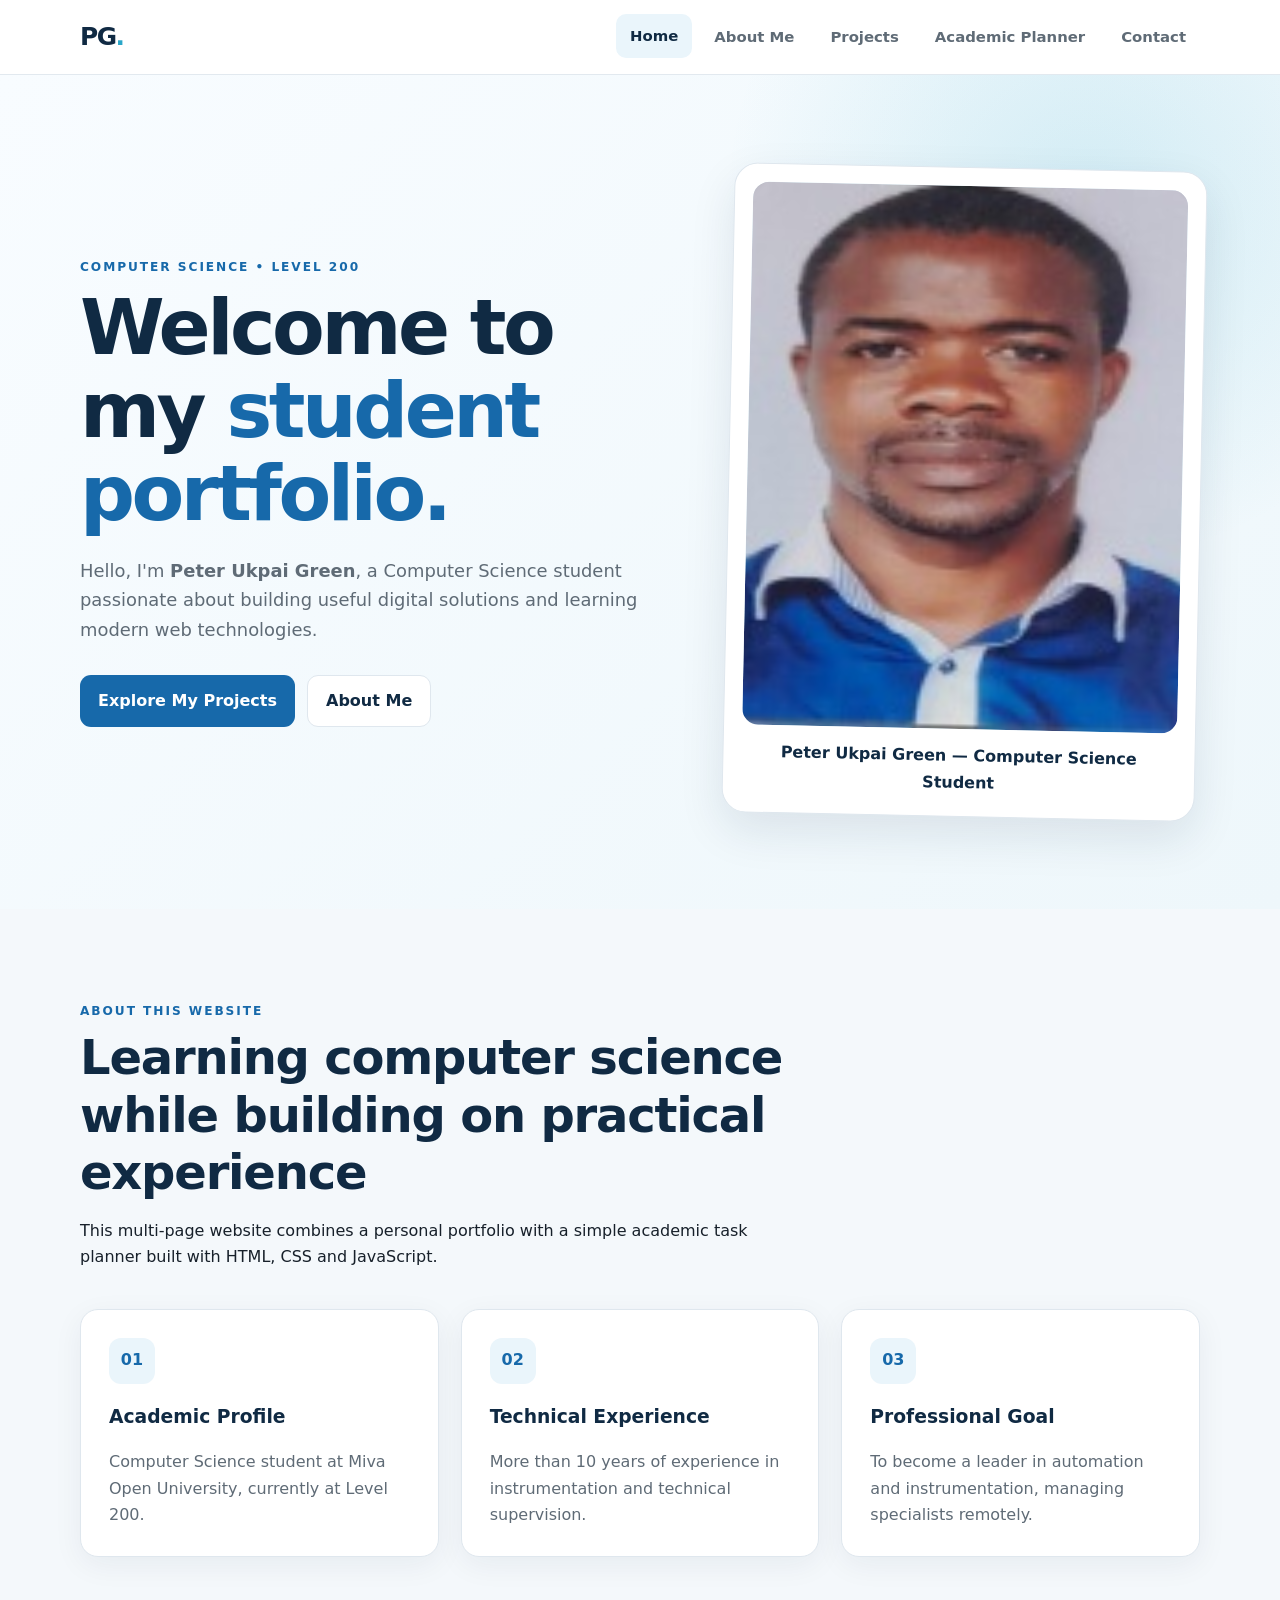
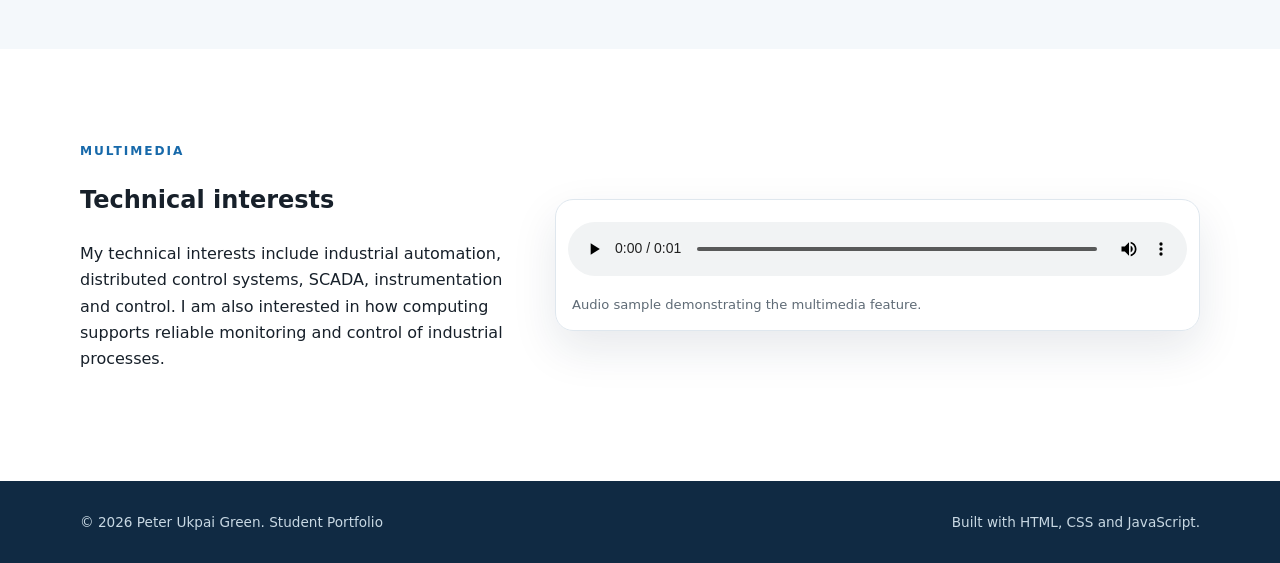
<file: index.html>
<!DOCTYPE html>
<html lang="en">
<head>
    <meta charset="UTF-8">
    <meta name="viewport" content="width=device-width, initial-scale=1.0">
    <meta name="description" content="Peter Ukpai Green's COS 106 student portfolio and academic management website.">
    <title>Peter Ukpai Green | Student Portfolio</title>
    <link rel="stylesheet" href="css/style.css">
</head>
<body>
    <header class="site-header">
        <nav class="navbar container" aria-label="Main navigation">
            <a class="brand" href="index.html">PG<span>.</span></a>
            <button class="menu-toggle" type="button" aria-label="Toggle navigation" aria-expanded="false">
                <span></span><span></span><span></span>
            </button>
            <ul class="nav-links">
                <li><a class="active" href="index.html">Home</a></li>
                <li><a href="about.html">About Me</a></li>
                <li><a href="projects.html">Projects</a></li>
                <li><a href="planner.html">Academic Planner</a></li>
                <li><a href="contact.html">Contact</a></li>
            </ul>
        </nav>
    </header>

    <main>
        <section class="hero section">
            <div class="container hero-grid">
                <div class="hero-copy">
                    <p class="eyebrow">COMPUTER SCIENCE • LEVEL 200</p>
                    <h1>Welcome to my <span>student portfolio.</span></h1>
                    <p class="lead">
                        Hello, I'm <strong>Peter Ukpai Green</strong>, a Computer Science student
                        passionate about building useful digital solutions and learning modern web technologies.
                    </p>
                    <div class="button-row">
                        <a class="btn btn-primary" href="projects.html">Explore My Projects</a>
                        <a class="btn btn-secondary" href="about.html">About Me</a>
                    </div>
                </div>

                <figure class="profile-card">
                    <div class="profile-frame">
                        <img src="images/peter-green.jpg" alt="Photograph of Peter Ukpai Green">
                    </div>
                    <figcaption>Peter Ukpai Green — Computer Science Student</figcaption>
                </figure>
            </div>
        </section>

        <section class="section section-soft">
            <div class="container">
                <div class="section-heading">
                    <p class="eyebrow">ABOUT THIS WEBSITE</p>
                    <h2>Learning computer science while building on practical experience</h2>
                    <p>
                        This multi-page website combines a personal portfolio with a simple
                        academic task planner built with HTML, CSS and JavaScript.
                    </p>
                </div>

                <div class="feature-grid">
                    <article class="feature-card">
                        <div class="icon">01</div>
                        <h3>Academic Profile</h3>
                        <p>Computer Science student at Miva Open University, currently at Level 200.</p>
                    </article>
                    <article class="feature-card">
                        <div class="icon">02</div>
                        <h3>Technical Experience</h3>
                        <p>More than 10 years of experience in instrumentation and technical supervision.</p>
                    </article>
                    <article class="feature-card">
                        <div class="icon">03</div>
                        <h3>Professional Goal</h3>
                        <p>To become a leader in automation and instrumentation, managing specialists remotely.</p>
                    </article>
                </div>
            </div>
        </section>

        <section class="section">
            <div class="container media-section">
                <div>
                    <p class="eyebrow">MULTIMEDIA</p>
                    <h2>Technical interests</h2>
                    <p>
                        My technical interests include industrial automation, distributed control systems,
                        SCADA, instrumentation and control. I am also interested in how computing supports
                        reliable monitoring and control of industrial processes.
                    </p>
                </div>
                <div class="media-card">
                    <audio controls preload="metadata" aria-label="Audio sample">
                        <source src="media/portfolio-tone.wav" type="audio/wav">
                        Your browser does not support the audio element.
                    </audio>
                    <p class="media-note">Audio sample demonstrating the multimedia feature.</p>
                </div>
            </div>
        </section>
    </main>

    <footer class="site-footer">
        <div class="container footer-inner">
            <p>&copy; 2026 Peter Ukpai Green. Student Portfolio</p>
            <p>Built with HTML, CSS and JavaScript.</p>
        </div>
    </footer>

    <script src="js/script.js"></script>
</body>
</html>
</file>
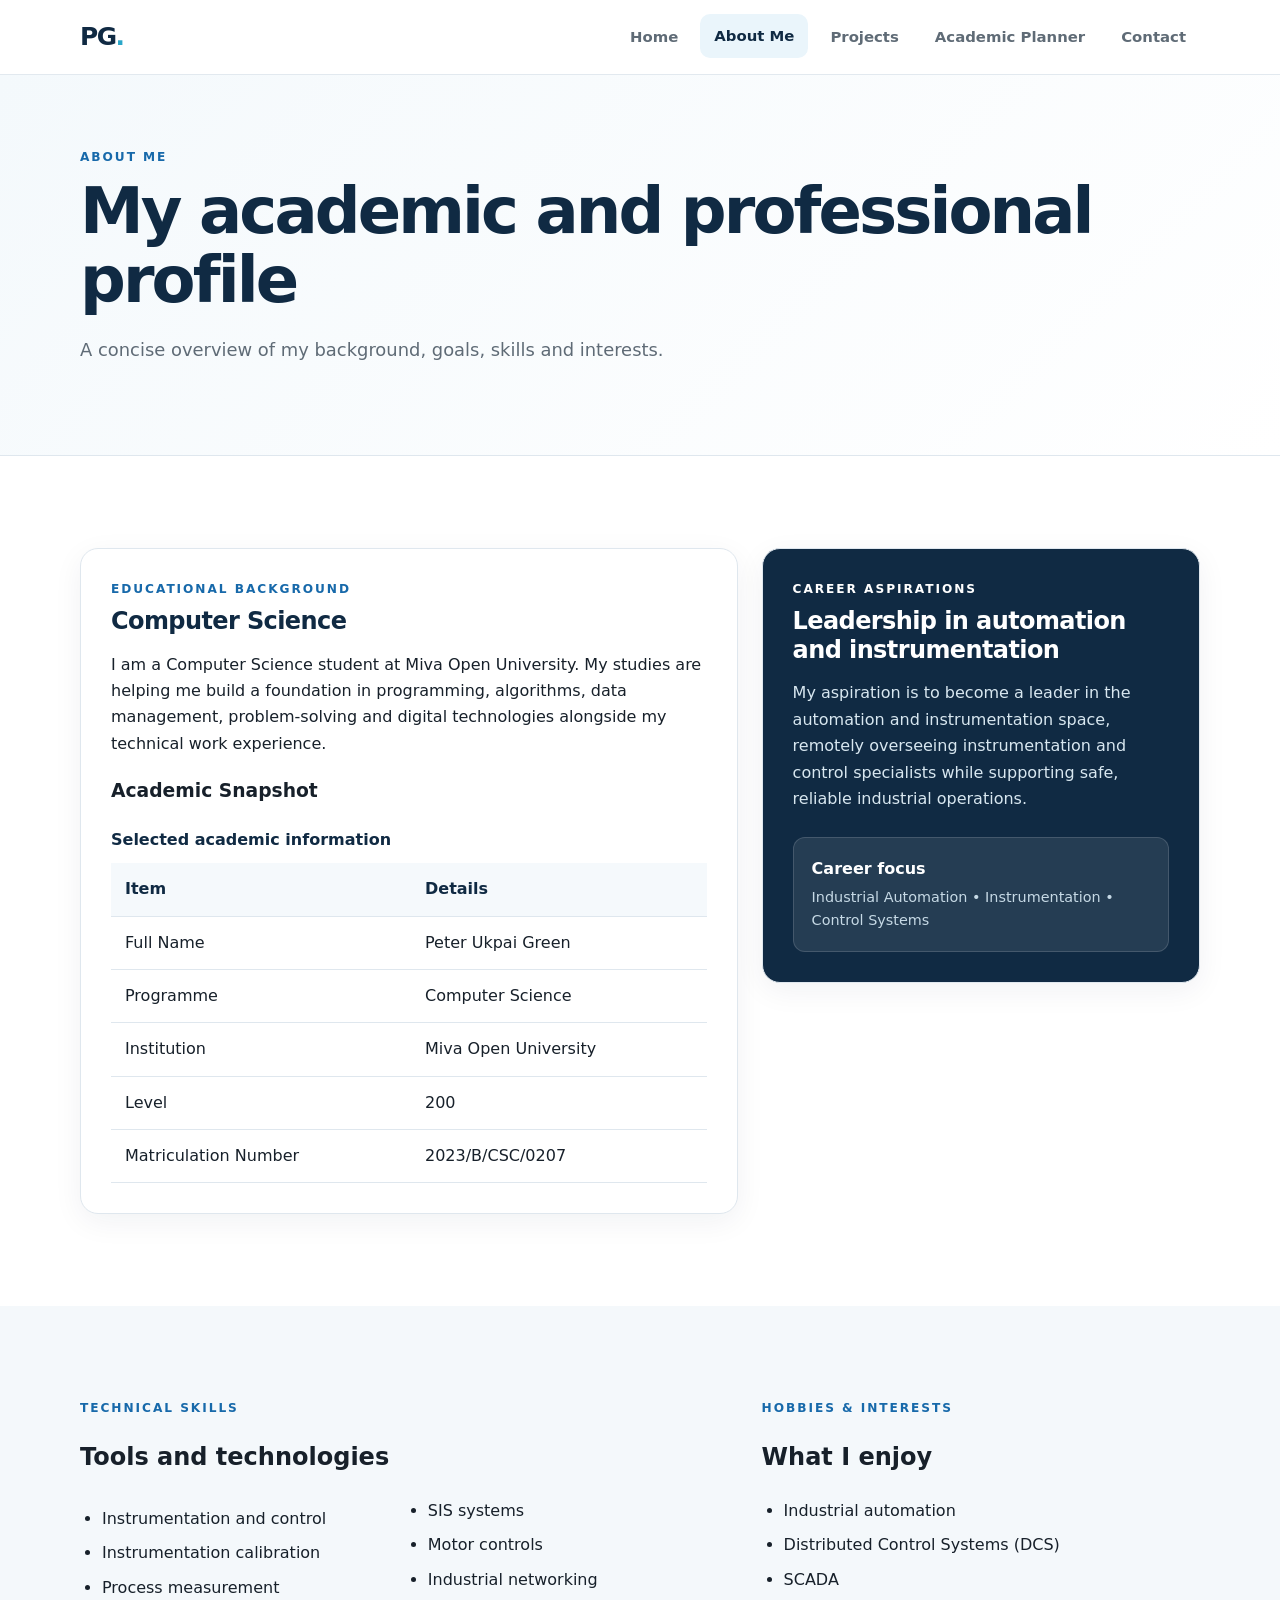
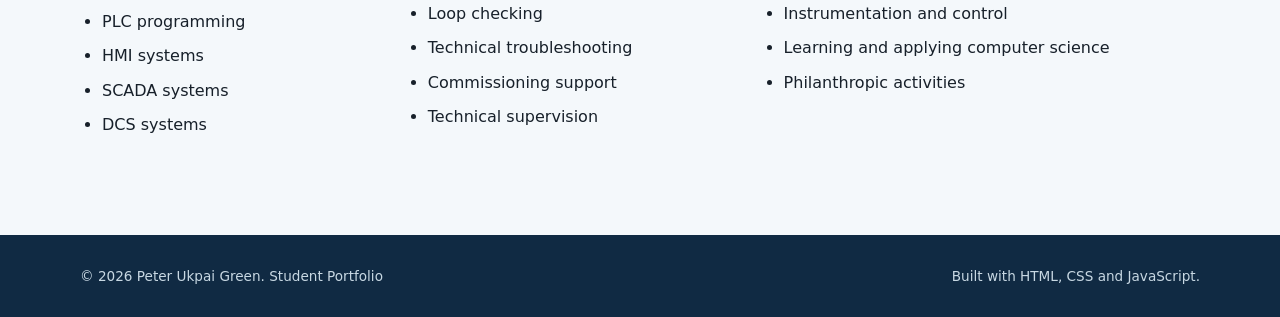
<file: about.html>
<!DOCTYPE html>
<html lang="en">
<head>
    <meta charset="UTF-8">
    <meta name="viewport" content="width=device-width, initial-scale=1.0">
    <meta name="description" content="About Peter Ukpai Green - education, aspirations, technical skills and interests.">
    <title>About Me | Peter Ukpai Green</title>
    <link rel="stylesheet" href="css/style.css">
</head>
<body>
    <header class="site-header">
        <nav class="navbar container" aria-label="Main navigation">
            <a class="brand" href="index.html">PG<span>.</span></a>
            <button class="menu-toggle" type="button" aria-label="Toggle navigation" aria-expanded="false">
                <span></span><span></span><span></span>
            </button>
            <ul class="nav-links">
                <li><a href="index.html">Home</a></li>
                <li><a class="active" href="about.html">About Me</a></li>
                <li><a href="projects.html">Projects</a></li>
                <li><a href="planner.html">Academic Planner</a></li>
                <li><a href="contact.html">Contact</a></li>
            </ul>
        </nav>
    </header>

    <main>
        <section class="page-hero section">
            <div class="container">
                <p class="eyebrow">ABOUT ME</p>
                <h1>My academic and professional profile</h1>
                <p class="lead narrow">A concise overview of my background, goals, skills and interests.</p>
            </div>
        </section>

        <section class="section">
            <div class="container about-grid">
                <article class="content-card">
                    <p class="eyebrow">EDUCATIONAL BACKGROUND</p>
                    <h2>Computer Science</h2>
                    <p>
                        I am a Computer Science student at Miva Open University.
                        My studies are helping me build a foundation in programming, algorithms, data management,
                        problem-solving and digital technologies alongside my technical work experience.
                    </p>

                    <h3>Academic Snapshot</h3>
                    <div class="table-wrap">
                        <table>
                            <caption>Selected academic information</caption>
                            <thead>
                                <tr>
                                    <th>Item</th>
                                    <th>Details</th>
                                </tr>
                            </thead>
                            <tbody>
<tr><td>Full Name</td><td>Peter Ukpai Green</td></tr>
<tr><td>Programme</td><td>Computer Science</td></tr>
<tr><td>Institution</td><td>Miva Open University</td></tr>
<tr><td>Level</td><td>200</td></tr>
<tr><td>Matriculation Number</td><td>2023/B/CSC/0207</td></tr>
</tbody>
                        </table>
                    </div>
                </article>

                <aside class="content-card highlight-card">
                    <p class="eyebrow">CAREER ASPIRATIONS</p>
                    <h2>Leadership in automation and instrumentation</h2>
                    <p>
                        My aspiration is to become a leader in the automation and instrumentation space,
                        remotely overseeing instrumentation and control specialists while supporting safe,
                        reliable industrial operations.
                    </p>
                    <div class="quote-box">
                        <strong>Career focus</strong>
                        <span>Industrial Automation • Instrumentation • Control Systems</span>
                    </div>
                </aside>
            </div>
        </section>

        <section class="section section-soft">
            <div class="container two-column">
                <article>
                    <p class="eyebrow">TECHNICAL SKILLS</p>
                    <h2>Tools and technologies</h2>
                    <ul class="skill-list">
<li>Instrumentation and control</li><li>Instrumentation calibration</li><li>Process measurement</li><li>PLC programming</li>
<li>HMI systems</li><li>SCADA systems</li><li>DCS systems</li><li>SIS systems</li>
<li>Motor controls</li><li>Industrial networking</li><li>Loop checking</li><li>Technical troubleshooting</li>
<li>Commissioning support</li><li>Technical supervision</li>
</ul>
                </article>

                <article>
                    <p class="eyebrow">HOBBIES &amp; INTERESTS</p>
                    <h2>What I enjoy</h2>
                    <ul class="interest-list">
<li>Industrial automation</li><li>Distributed Control Systems (DCS)</li><li>SCADA</li>
<li>Instrumentation and control</li><li>Learning and applying computer science</li><li>Philanthropic activities</li>
</ul>
                </article>
            </div>
        </section>
    </main>

    <footer class="site-footer">
        <div class="container footer-inner">
            <p>&copy; 2026 Peter Ukpai Green. Student Portfolio</p>
            <p>Built with HTML, CSS and JavaScript.</p>
        </div>
    </footer>

    <script src="js/script.js"></script>
</body>
</html>
</file>
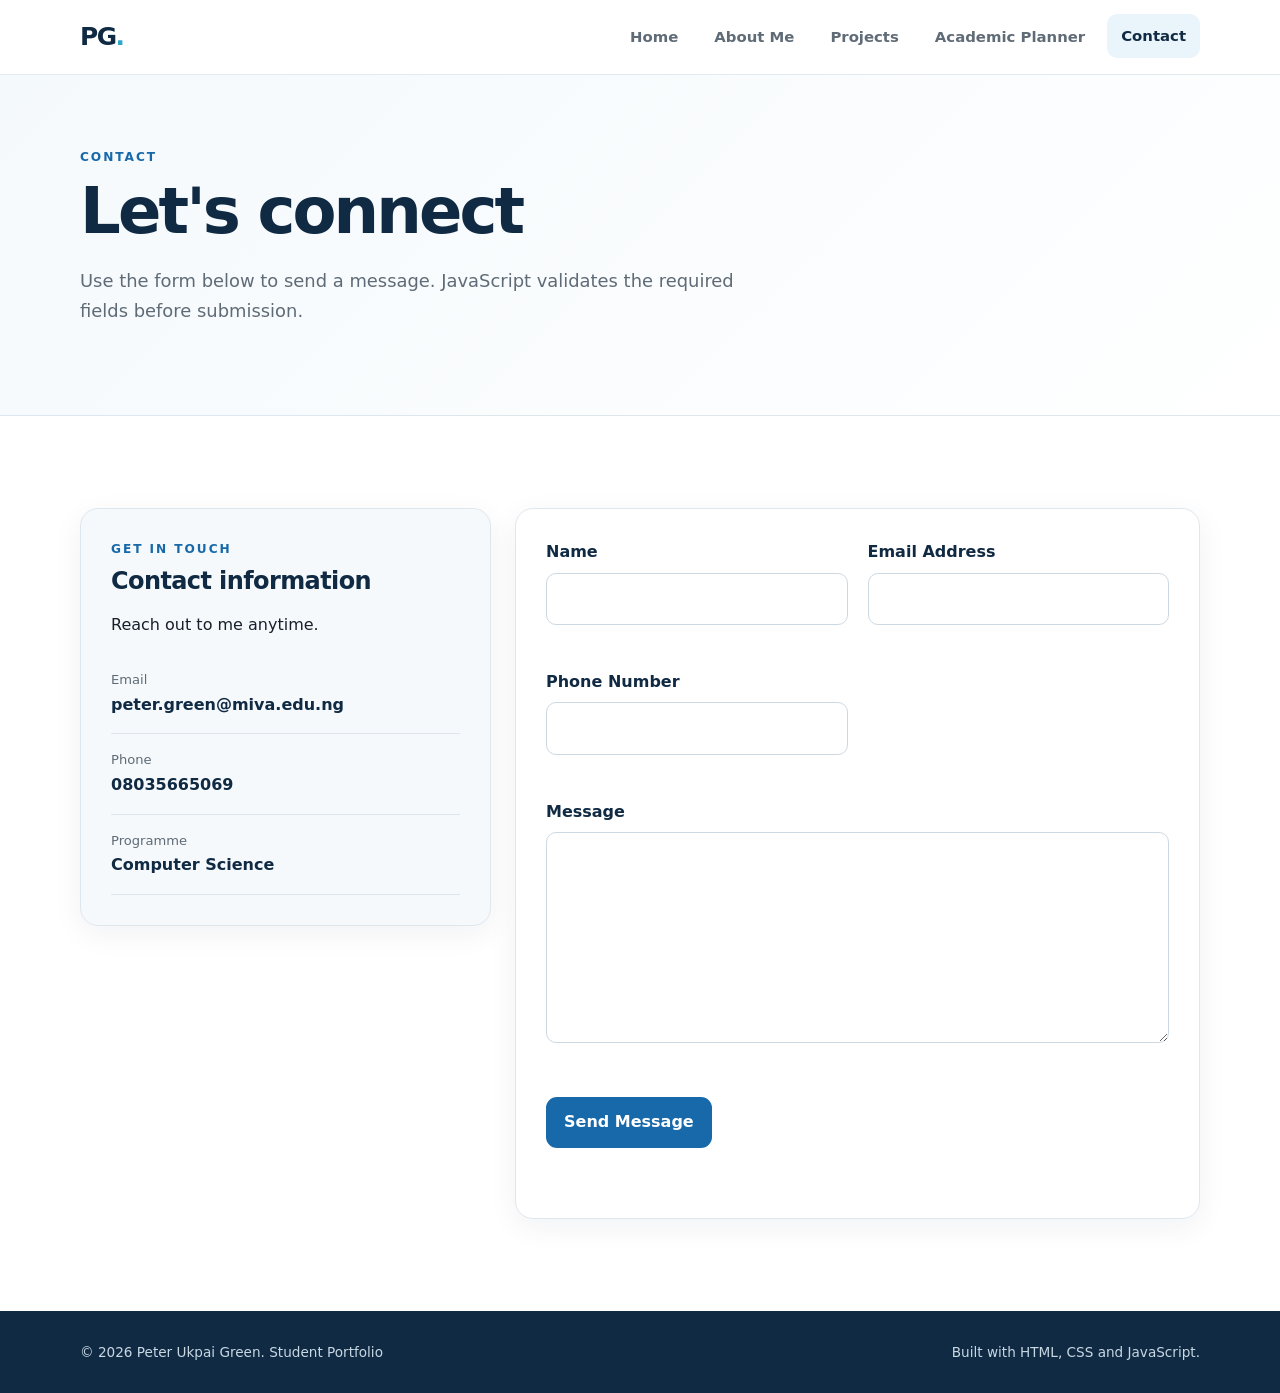
<file: contact.html>
<!DOCTYPE html>
<html lang="en">
<head>
    <meta charset="UTF-8">
    <meta name="viewport" content="width=device-width, initial-scale=1.0">
    <meta name="description" content="Contact form for Peter Ukpai Green.">
    <title>Contact | Peter Ukpai Green</title>
    <link rel="stylesheet" href="css/style.css">
</head>
<body>
    <header class="site-header">
        <nav class="navbar container" aria-label="Main navigation">
            <a class="brand" href="index.html">PG<span>.</span></a>
            <button class="menu-toggle" type="button" aria-label="Toggle navigation" aria-expanded="false">
                <span></span><span></span><span></span>
            </button>
            <ul class="nav-links">
                <li><a href="index.html">Home</a></li>
                <li><a href="about.html">About Me</a></li>
                <li><a href="projects.html">Projects</a></li>
                <li><a href="planner.html">Academic Planner</a></li>
                <li><a class="active" href="contact.html">Contact</a></li>
            </ul>
        </nav>
    </header>

    <main>
        <section class="page-hero section">
            <div class="container">
                <p class="eyebrow">CONTACT</p>
                <h1>Let's connect</h1>
                <p class="lead narrow">Use the form below to send a message. JavaScript validates the required fields before submission.</p>
            </div>
        </section>

        <section class="section">
            <div class="container contact-grid">
                <aside class="content-card contact-info">
                    <p class="eyebrow">GET IN TOUCH</p>
                    <h2>Contact information</h2>
                    <p>Reach out to me anytime.</p>

                    <div class="contact-item">
                        <span>Email</span>
                        <strong>peter.green@miva.edu.ng</strong>
                    </div>
                    <div class="contact-item">
                        <span>Phone</span>
                        <strong>08035665069</strong>
                    </div>
                    <div class="contact-item">
                        <span>Programme</span>
                        <strong>Computer Science</strong>
                    </div>
                </aside>

                <article class="form-card">
                    <form id="contactForm" novalidate>
                        <div class="form-grid">
                            <div class="field">
                                <label for="name">Name</label>
                                <input id="name" name="name" type="text" autocomplete="name" required>
                                <small class="error" id="nameError"></small>
                            </div>

                            <div class="field">
                                <label for="email">Email Address</label>
                                <input id="email" name="email" type="email" autocomplete="email" required>
                                <small class="error" id="emailError"></small>
                            </div>

                            <div class="field">
                                <label for="phone">Phone Number</label>
                                <input id="phone" name="phone" type="tel" inputmode="numeric" autocomplete="tel" required>
                                <small class="error" id="phoneError"></small>
                            </div>

                            <div class="field field-full">
                                <label for="message">Message</label>
                                <textarea id="message" name="message" rows="7" required></textarea>
                                <small class="error" id="messageError"></small>
                            </div>
                        </div>

                        <button class="btn btn-primary" type="submit">Send Message</button>
                        <p id="contactSuccess" class="success-message" aria-live="polite"></p>
                    </form>
                </article>
            </div>
        </section>
    </main>

    <footer class="site-footer">
        <div class="container footer-inner">
            <p>&copy; 2026 Peter Ukpai Green. Student Portfolio</p>
            <p>Built with HTML, CSS and JavaScript.</p>
        </div>
    </footer>

    <script src="js/script.js"></script>
</body>
</html>
</file>
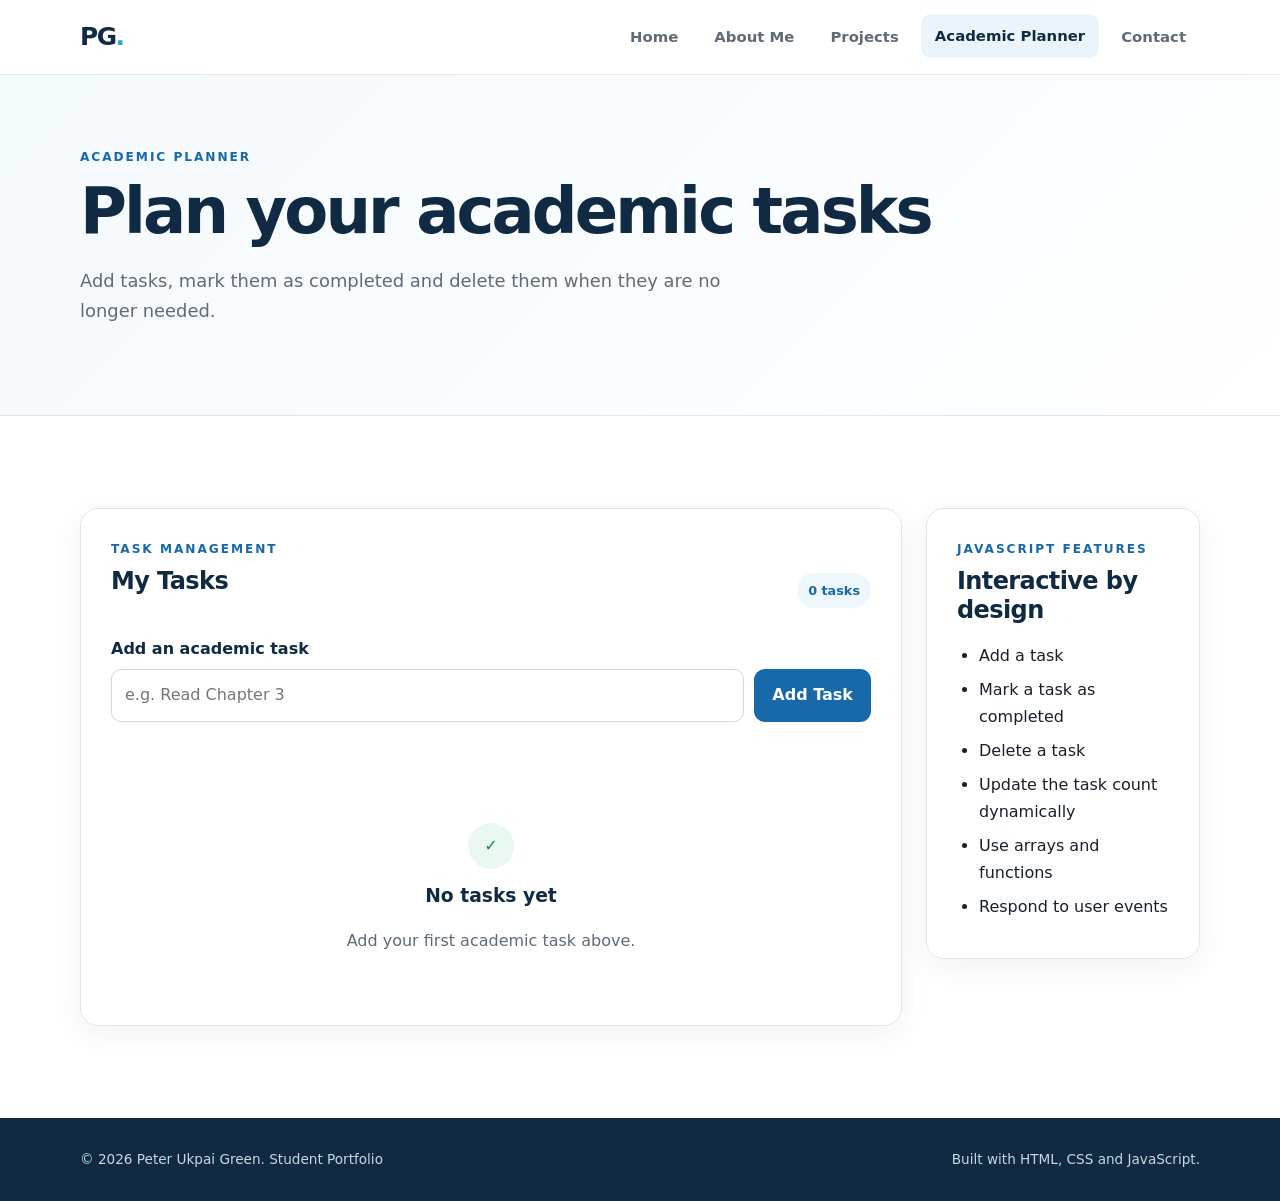
<file: planner.html>
<!DOCTYPE html>
<html lang="en">
<head>
    <meta charset="UTF-8">
    <meta name="viewport" content="width=device-width, initial-scale=1.0">
    <meta name="description" content="Interactive academic planner for Peter Ukpai Green.">
    <title>Academic Planner | Peter Ukpai Green</title>
    <link rel="stylesheet" href="css/style.css">
</head>
<body>
    <header class="site-header">
        <nav class="navbar container" aria-label="Main navigation">
            <a class="brand" href="index.html">PG<span>.</span></a>
            <button class="menu-toggle" type="button" aria-label="Toggle navigation" aria-expanded="false">
                <span></span><span></span><span></span>
            </button>
            <ul class="nav-links">
                <li><a href="index.html">Home</a></li>
                <li><a href="about.html">About Me</a></li>
                <li><a href="projects.html">Projects</a></li>
                <li><a class="active" href="planner.html">Academic Planner</a></li>
                <li><a href="contact.html">Contact</a></li>
            </ul>
        </nav>
    </header>

    <main>
        <section class="page-hero section">
            <div class="container">
                <p class="eyebrow">ACADEMIC PLANNER</p>
                <h1>Plan your academic tasks</h1>
                <p class="lead narrow">Add tasks, mark them as completed and delete them when they are no longer needed.</p>
            </div>
        </section>

        <section class="section">
            <div class="container planner-layout">
                <article class="planner-card">
                    <div class="planner-header">
                        <div>
                            <p class="eyebrow">TASK MANAGEMENT</p>
                            <h2>My Tasks</h2>
                        </div>
                        <div class="task-count" aria-live="polite"><span id="taskCount">0</span> tasks</div>
                    </div>

                    <form id="taskForm" class="task-form">
                        <label for="taskInput">Add an academic task</label>
                        <div class="task-input-row">
                            <input id="taskInput" name="task" type="text" maxlength="120"
                                   placeholder="e.g. Read Chapter 3" autocomplete="off" required>
                            <button class="btn btn-primary" type="submit">Add Task</button>
                        </div>
                        <p id="taskMessage" class="form-message" aria-live="polite"></p>
                    </form>

                    <ul id="taskList" class="task-list" aria-live="polite"></ul>

                    <div id="emptyState" class="empty-state">
                        <div class="empty-icon">✓</div>
                        <h3>No tasks yet</h3>
                        <p>Add your first academic task above.</p>
                    </div>
                </article>

                <aside class="planner-info">
                    <div class="content-card">
                        <p class="eyebrow">JAVASCRIPT FEATURES</p>
                        <h2>Interactive by design</h2>
                        <ul class="check-list">
                            <li>Add a task</li>
                            <li>Mark a task as completed</li>
                            <li>Delete a task</li>
                            <li>Update the task count dynamically</li>
                            <li>Use arrays and functions</li>
                            <li>Respond to user events</li>
                        </ul>
                    </div>
                </aside>
            </div>
        </section>
    </main>

    <footer class="site-footer">
        <div class="container footer-inner">
            <p>&copy; 2026 Peter Ukpai Green. Student Portfolio</p>
            <p>Built with HTML, CSS and JavaScript.</p>
        </div>
    </footer>

    <script src="js/script.js"></script>
</body>
</html>
</file>
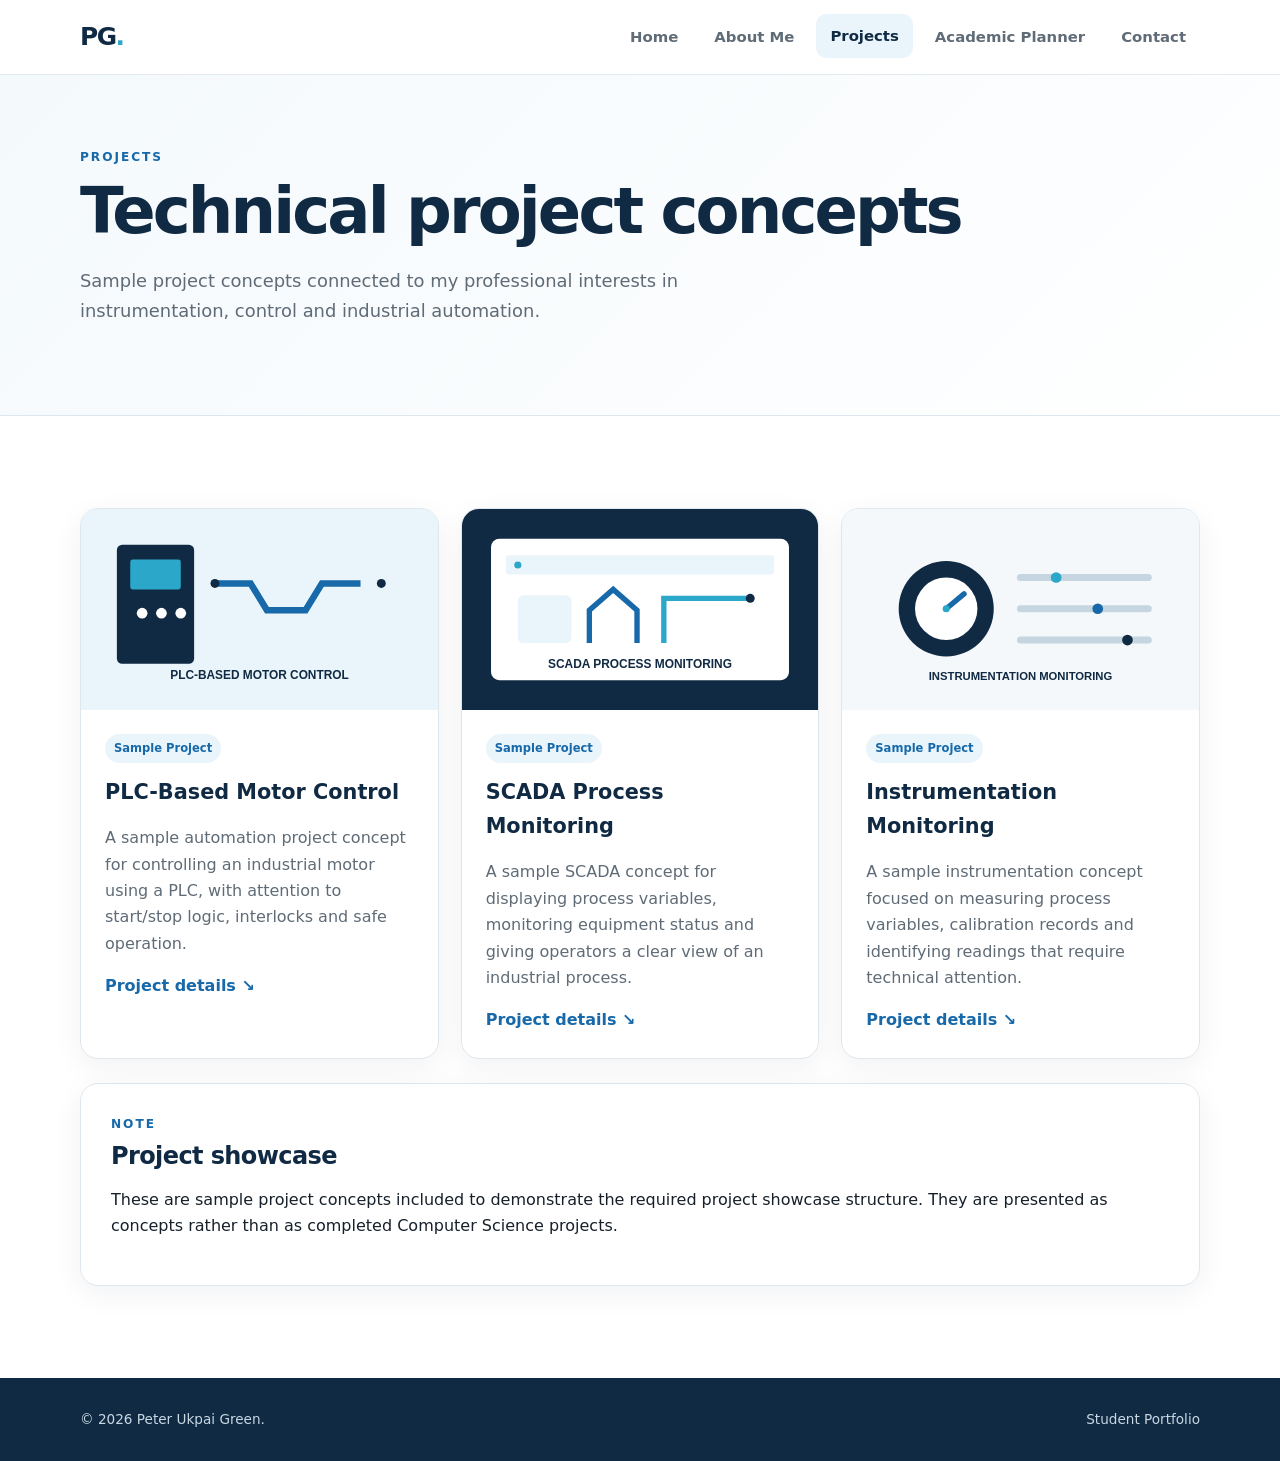
<file: projects.html>
<!DOCTYPE html>
<html lang="en"><head><meta charset="UTF-8"><meta name="viewport" content="width=device-width, initial-scale=1.0">
<meta name="description" content="Technical project concepts related to Peter Ukpai Green's interests.">
<title>Projects | Peter Ukpai Green</title><link rel="stylesheet" href="css/style.css"></head>
<body><header class="site-header"><nav class="navbar container" aria-label="Main navigation">
<a class="brand" href="index.html">PG<span>.</span></a>
<button class="menu-toggle" type="button" aria-label="Toggle navigation" aria-expanded="false"><span></span><span></span><span></span></button>
<ul class="nav-links"><li><a href="index.html">Home</a></li><li><a href="about.html">About Me</a></li><li><a class="active" href="projects.html">Projects</a></li><li><a href="planner.html">Academic Planner</a></li><li><a href="contact.html">Contact</a></li></ul></nav></header>
<main><section class="page-hero section"><div class="container"><p class="eyebrow">PROJECTS</p><h1>Technical project concepts</h1>
<p class="lead narrow">Sample project concepts connected to my professional interests in instrumentation, control and industrial automation.</p></div></section>
<section class="section"><div class="container project-grid">
<article class="project-card"><img src="images/project-plc.svg" alt="PLC control system project concept"><div class="project-body"><span class="tag">Sample Project</span><h2>PLC-Based Motor Control</h2><p>A sample automation project concept for controlling an industrial motor using a PLC, with attention to start/stop logic, interlocks and safe operation.</p><a class="text-link" href="#project-note">Project details ↘</a></div></article>
<article class="project-card"><img src="images/project-scada.svg" alt="SCADA monitoring project concept"><div class="project-body"><span class="tag">Sample Project</span><h2>SCADA Process Monitoring</h2><p>A sample SCADA concept for displaying process variables, monitoring equipment status and giving operators a clear view of an industrial process.</p><a class="text-link" href="#project-note">Project details ↘</a></div></article>
<article class="project-card"><img src="images/project-instrument.svg" alt="Instrumentation monitoring project concept"><div class="project-body"><span class="tag">Sample Project</span><h2>Instrumentation Monitoring</h2><p>A sample instrumentation concept focused on measuring process variables, calibration records and identifying readings that require technical attention.</p><a class="text-link" href="#project-note">Project details ↘</a></div></article>
</div><div class="container project-note" id="project-note"><div class="content-card"><p class="eyebrow">NOTE</p><h2>Project showcase</h2><p>These are sample project concepts included to demonstrate the required project showcase structure. They are presented as concepts rather than as completed Computer Science projects.</p></div></div>
</section></main><footer class="site-footer"><div class="container footer-inner"><p>&copy; 2026 Peter Ukpai Green.</p><p>Student Portfolio</p></div></footer><script src="js/script.js"></script></body></html>
</file>
<file: css/style.css>
:root {
    --navy: #102a43;
    --blue: #1769aa;
    --blue-dark: #0d4f82;
    --cyan: #2aa7c9;
    --ink: #17202a;
    --muted: #5f6b76;
    --line: #dfe7ee;
    --soft: #f4f8fb;
    --white: #ffffff;
    --success: #1b7f5b;
    --danger: #b42318;
    --shadow: 0 18px 45px rgba(16, 42, 67, 0.10);
    --radius: 18px;
    --max: 1120px;
}

* { box-sizing: border-box; }

html { scroll-behavior: smooth; }

body {
    margin: 0;
    color: var(--ink);
    background: var(--white);
    font-family: Inter, ui-sans-serif, system-ui, -apple-system, BlinkMacSystemFont, "Segoe UI", sans-serif;
    line-height: 1.65;
}

img, video { max-width: 100%; display: block; }

a { color: inherit; }

.container {
    width: min(calc(100% - 40px), var(--max));
    margin-inline: auto;
}

.site-header {
    position: sticky;
    top: 0;
    z-index: 100;
    background: rgba(255,255,255,.94);
    backdrop-filter: blur(12px);
    border-bottom: 1px solid rgba(223,231,238,.9);
}

.navbar {
    min-height: 74px;
    display: flex;
    align-items: center;
    justify-content: space-between;
    gap: 30px;
}

.brand {
    font-size: 1.55rem;
    font-weight: 900;
    text-decoration: none;
    color: var(--navy);
    letter-spacing: -0.06em;
}

.brand span { color: var(--cyan); }

.nav-links {
    list-style: none;
    display: flex;
    gap: 8px;
    padding: 0;
    margin: 0;
}

.nav-links a {
    display: block;
    padding: 10px 14px;
    border-radius: 10px;
    color: var(--muted);
    text-decoration: none;
    font-size: .93rem;
    font-weight: 700;
    transition: background .2s ease, color .2s ease, transform .2s ease;
}

.nav-links a:hover,
.nav-links a.active {
    color: var(--navy);
    background: #eaf5fb;
    transform: translateY(-1px);
}

.menu-toggle {
    display: none;
    border: 0;
    background: transparent;
    padding: 8px;
    cursor: pointer;
}

.menu-toggle span {
    display: block;
    width: 25px;
    height: 2px;
    background: var(--navy);
    margin: 5px;
    transition: transform .2s ease;
}

.section { padding: 92px 0; }

.section-soft { background: var(--soft); }

.hero {
    min-height: 660px;
    display: flex;
    align-items: center;
    background:
        radial-gradient(circle at 85% 15%, rgba(42,167,201,.16), transparent 28%),
        linear-gradient(135deg, #f8fcff 0%, #eef7fb 100%);
}

.hero-grid {
    display: grid;
    grid-template-columns: 1.1fr .9fr;
    gap: 70px;
    align-items: center;
}

.hero-copy h1,
.page-hero h1 {
    margin: 10px 0 20px;
    color: var(--navy);
    line-height: 1.08;
    letter-spacing: -0.045em;
    font-size: clamp(2.7rem, 6vw, 5rem);
}

.hero-copy h1 span { color: var(--blue); }

.lead {
    max-width: 700px;
    font-size: 1.12rem;
    color: var(--muted);
}

.lead.narrow { max-width: 680px; }

.eyebrow {
    margin: 0;
    color: var(--blue);
    font-size: .76rem;
    font-weight: 900;
    letter-spacing: .16em;
}

.button-row {
    display: flex;
    flex-wrap: wrap;
    gap: 12px;
    margin-top: 30px;
}

.btn {
    border: 0;
    border-radius: 11px;
    padding: 12px 18px;
    display: inline-flex;
    align-items: center;
    justify-content: center;
    text-decoration: none;
    font: inherit;
    font-weight: 800;
    cursor: pointer;
    transition: transform .2s ease, box-shadow .2s ease, background .2s ease;
}

.btn:hover {
    transform: translateY(-2px);
    box-shadow: 0 10px 22px rgba(16,42,67,.14);
}

.btn-primary { color: white; background: var(--blue); }
.btn-primary:hover { background: var(--blue-dark); }
.btn-secondary { color: var(--navy); background: white; border: 1px solid var(--line); }

.profile-card {
    margin: 0;
    padding: 18px;
    background: white;
    border: 1px solid var(--line);
    border-radius: 24px;
    box-shadow: var(--shadow);
    transform: rotate(1.2deg);
}

.profile-card figcaption {
    padding: 14px 4px 2px;
    text-align: center;
    font-weight: 800;
    color: var(--navy);
}

.profile-frame {
    overflow: hidden;
    border-radius: 16px;
    aspect-ratio: 4 / 5;
    background: #dcecf4;
}

.section-heading {
    max-width: 720px;
    margin-bottom: 38px;
}

.section-heading h2,
.content-card h2,
.planner-card h2,
.form-card h2,
.contact-info h2,
.planner-info h2 {
    color: var(--navy);
    line-height: 1.2;
    margin: 8px 0 12px;
    letter-spacing: -.025em;
}

.section-heading h2 { font-size: clamp(2rem, 4vw, 3rem); }

.feature-grid,
.project-grid {
    display: grid;
    grid-template-columns: repeat(3, 1fr);
    gap: 22px;
}

.feature-card,
.content-card,
.project-card,
.planner-card,
.form-card {
    background: white;
    border: 1px solid var(--line);
    border-radius: var(--radius);
    box-shadow: 0 8px 30px rgba(16,42,67,.06);
}

.feature-card {
    padding: 28px;
    transition: transform .2s ease, box-shadow .2s ease;
}

.feature-card:hover {
    transform: translateY(-5px);
    box-shadow: var(--shadow);
}

.icon {
    width: 46px;
    height: 46px;
    border-radius: 12px;
    display: grid;
    place-items: center;
    color: var(--blue);
    background: #eaf5fb;
    font-weight: 900;
}

.feature-card h3 { margin-bottom: 6px; color: var(--navy); }
.feature-card p { color: var(--muted); margin-bottom: 0; }

.media-section {
    display: grid;
    grid-template-columns: .8fr 1.2fr;
    gap: 45px;
    align-items: center;
}

.media-card {
    border: 1px solid var(--line);
    border-radius: var(--radius);
    padding: 12px;
    box-shadow: var(--shadow);
}


.media-note {
    color: var(--muted);
    font-size: .82rem;
    margin: 10px 4px 2px;
}

.page-hero {
    padding: 72px 0;
    background: linear-gradient(135deg, #f4f9fc, #ffffff);
    border-bottom: 1px solid var(--line);
}

.page-hero h1 { font-size: clamp(2.4rem, 5vw, 4rem); }

.about-grid,
.contact-grid,
.planner-layout,
.two-column {
    display: grid;
    grid-template-columns: 1.2fr .8fr;
    gap: 24px;
    align-items: start;
}

.content-card,
.form-card,
.planner-card { padding: 30px; }

.highlight-card { background: var(--navy); color: white; }
.highlight-card h2, .highlight-card .eyebrow { color: white; }
.highlight-card p { color: #d8e7f0; }

.quote-box {
    display: grid;
    gap: 3px;
    padding: 18px;
    margin-top: 25px;
    border-radius: 12px;
    background: rgba(255,255,255,.09);
    border: 1px solid rgba(255,255,255,.14);
}

.quote-box span { color: #c6d9e5; font-size: .9rem; }

.table-wrap { overflow-x: auto; margin-top: 20px; }

table {
    width: 100%;
    border-collapse: collapse;
    min-width: 500px;
}

caption {
    text-align: left;
    margin-bottom: 10px;
    font-weight: 800;
    color: var(--navy);
}

th, td {
    padding: 13px 14px;
    border-bottom: 1px solid var(--line);
    text-align: left;
}

th { background: #f5f9fc; color: var(--navy); }

.skill-list,
.interest-list,
.check-list {
    margin: 18px 0 0;
    padding-left: 22px;
}

.skill-list {
    columns: 2;
}

.skill-list li,
.interest-list li,
.check-list li { margin: 8px 0; }

.project-card {
    overflow: hidden;
    transition: transform .2s ease, box-shadow .2s ease;
}

.project-card:hover {
    transform: translateY(-6px);
    box-shadow: var(--shadow);
}

.project-card > img {
    width: 100%;
    aspect-ratio: 16 / 9;
    object-fit: cover;
    background: #eaf5fb;
}

.project-body { padding: 24px; }

.tag {
    display: inline-block;
    padding: 5px 9px;
    border-radius: 999px;
    background: #eaf5fb;
    color: var(--blue);
    font-size: .72rem;
    font-weight: 900;
}

.project-body h2 { margin: 12px 0 8px; color: var(--navy); font-size: 1.3rem; }
.project-body p { color: var(--muted); }
.text-link { color: var(--blue); font-weight: 900; text-decoration: none; }

.planner-layout { grid-template-columns: 1.5fr .5fr; }

.planner-header {
    display: flex;
    align-items: flex-end;
    justify-content: space-between;
    gap: 20px;
    margin-bottom: 28px;
}

.task-count {
    padding: 7px 11px;
    border-radius: 999px;
    background: #eef7fb;
    color: var(--blue);
    font-size: .8rem;
    font-weight: 900;
}

.task-form label,
.field label {
    display: block;
    margin-bottom: 7px;
    font-weight: 800;
    color: var(--navy);
}

.task-input-row {
    display: grid;
    grid-template-columns: 1fr auto;
    gap: 10px;
}

input, textarea {
    width: 100%;
    border: 1px solid #cdd9e2;
    border-radius: 10px;
    padding: 12px 13px;
    font: inherit;
    color: var(--ink);
    background: white;
    outline: none;
    transition: border-color .2s ease, box-shadow .2s ease;
}

input:focus, textarea:focus {
    border-color: var(--blue);
    box-shadow: 0 0 0 3px rgba(23,105,170,.12);
}

.form-message { min-height: 22px; color: var(--danger); font-size: .88rem; }

.task-list {
    list-style: none;
    padding: 0;
    margin: 20px 0 0;
    display: grid;
    gap: 10px;
}

.task-item {
    display: grid;
    grid-template-columns: auto 1fr auto;
    align-items: center;
    gap: 12px;
    padding: 14px;
    border: 1px solid var(--line);
    border-radius: 12px;
    background: #fbfdfe;
}

.task-item.completed .task-text {
    color: #77818a;
    text-decoration: line-through;
}

.task-check {
    width: 22px;
    height: 22px;
    cursor: pointer;
    accent-color: var(--blue);
}

.delete-task {
    border: 0;
    background: transparent;
    color: var(--danger);
    cursor: pointer;
    font-weight: 800;
}

.empty-state {
    text-align: center;
    padding: 45px 15px 25px;
    color: var(--muted);
}

.empty-icon {
    width: 46px;
    height: 46px;
    margin: 0 auto 12px;
    display: grid;
    place-items: center;
    border-radius: 50%;
    color: var(--success);
    background: #eaf8f2;
    font-weight: 900;
}

.empty-state h3 { margin: 0; color: var(--navy); }

.contact-grid { grid-template-columns: .75fr 1.25fr; }

.contact-info { background: #f5f9fc; }

.contact-item {
    display: grid;
    gap: 1px;
    padding: 15px 0;
    border-bottom: 1px solid var(--line);
}

.contact-item span { color: var(--muted); font-size: .82rem; }
.contact-item strong { color: var(--navy); overflow-wrap: anywhere; }

.form-grid {
    display: grid;
    grid-template-columns: 1fr 1fr;
    gap: 20px;
    margin-bottom: 22px;
}

.field-full { grid-column: 1 / -1; }

.error {
    display: block;
    min-height: 20px;
    color: var(--danger);
    font-size: .78rem;
    margin-top: 4px;
}

.success-message {
    color: var(--success);
    font-weight: 800;
    min-height: 24px;
    margin-bottom: 0;
}

.site-footer {
    padding: 30px 0;
    background: var(--navy);
    color: #c8d8e3;
}

.footer-inner {
    display: flex;
    justify-content: space-between;
    gap: 20px;
    flex-wrap: wrap;
    font-size: .85rem;
}

.footer-inner p { margin: 0; }

code {
    padding: 2px 5px;
    border-radius: 4px;
    background: #edf3f7;
}

@media (max-width: 900px) {
    .hero-grid,
    .media-section,
    .about-grid,
    .contact-grid,
    .planner-layout,
    .two-column {
        grid-template-columns: 1fr;
    }

    .feature-grid,
    .project-grid {
        grid-template-columns: 1fr 1fr;
    }

    .profile-card {
        max-width: 500px;
        margin-inline: auto;
    }

    .planner-layout { gap: 18px; }
}

@media (max-width: 720px) {
    .container { width: min(calc(100% - 28px), var(--max)); }
    .section { padding: 65px 0; }

    .menu-toggle { display: block; }

    .nav-links {
        position: absolute;
        top: 74px;
        left: 14px;
        right: 14px;
        display: none;
        padding: 10px;
        flex-direction: column;
        background: white;
        border: 1px solid var(--line);
        border-radius: 14px;
        box-shadow: var(--shadow);
    }

    .nav-links.open { display: flex; }

    .nav-links a { width: 100%; }

    .hero { min-height: auto; }

    .hero-copy h1 { font-size: 2.7rem; }

    .feature-grid,
    .project-grid,
    .form-grid {
        grid-template-columns: 1fr;
    }

    .field-full { grid-column: auto; }

    .skill-list { columns: 1; }

    .task-input-row { grid-template-columns: 1fr; }

    .button-row .btn { width: 100%; }

    .footer-inner { flex-direction: column; }
}

.profile-frame img{width:100%;height:100%;object-fit:cover;object-position:center top}
.profile-card figcaption span{color:var(--muted);font-weight:600;font-size:.9rem}
.media-card audio{width:100%;margin-top:10px}
.project-note{margin-top:24px}
</file>
